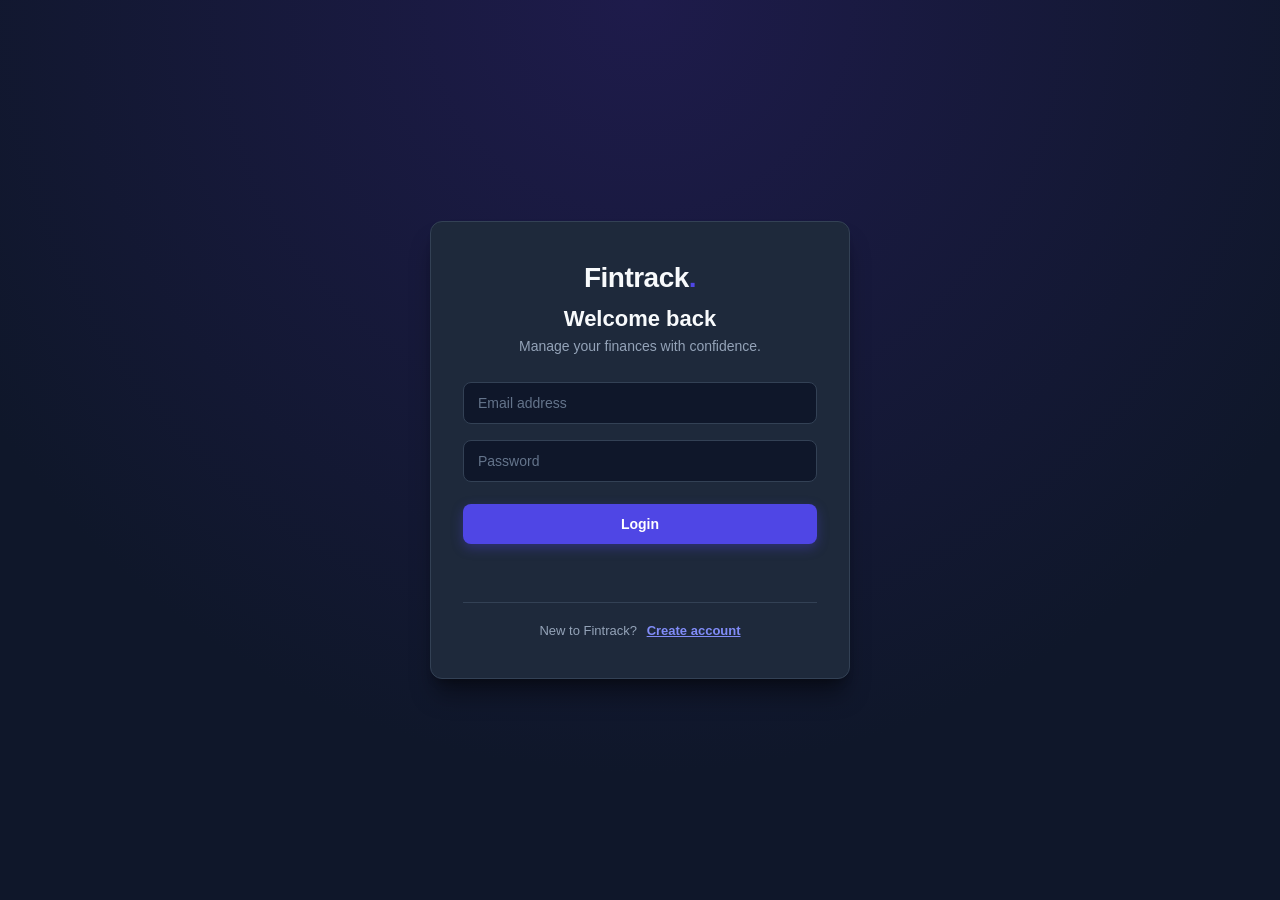
<file: frontend/login.html>
<!DOCTYPE html>
<html lang="en">
<head>
    <meta charset="UTF-8">
    <meta name="viewport" content="width=device-width, initial-scale=1.0">
    <title>Fintrack | Welcome</title>
    <style>
        :root {
            --primary: #4f46e5;
            --primary-hover: #4338ca;
            --background: #0f172a;
            --card-bg: #1e293b;
            --border: #334155;
            --text-main: #f8fafc;
            --text-muted: #94a3b8;
            --red: #f87171;
            --radius: 12px;
        }

        * {
            box-sizing: border-box;
            margin: 0;
            padding: 0;
        }

        body {
            min-height: 100vh;
            display: flex;
            align-items: center;
            justify-content: center;
            padding: 20px;
            font-family: -apple-system, BlinkMacSystemFont, "Segoe UI", Roboto, sans-serif;
            background: radial-gradient(circle at 50% 0%, #1e1b4b 0%, var(--background) 70%);
            color: var(--text-main);
            -webkit-font-smoothing: antialiased;
        }

        .auth-container {
            width: min(100%, 420px);
            background: var(--card-bg);
            border: 1px solid var(--border);
            border-radius: var(--radius);
            padding: 40px 32px;
            box-shadow: 0 20px 25px -5px rgba(0, 0, 0, 0.4), 0 8px 10px -6px rgba(0, 0, 0, 0.3);
        }

        .brand-header {
            text-align: center;
            margin-bottom: 28px;
        }

        .brand-logo {
            font-size: 28px;
            font-weight: 800;
            letter-spacing: -0.5px;
            margin-bottom: 12px;
        }

        .brand-logo span {
            color: var(--primary);
        }

        .brand-header h1 {
            font-size: 22px;
            font-weight: 700;
            margin-bottom: 6px;
        }

        .brand-header p {
            color: var(--text-muted);
            font-size: 14px;
        }

        form {
            display: flex;
            flex-direction: column;
            gap: 16px;
        }

        .input-group {
            display: flex;
            flex-direction: column;
            gap: 6px;
        }

        input {
            width: 100%;
            padding: 12px 14px;
            border-radius: 8px;
            font-size: 14px;
            border: 1px solid var(--border);
            background: #0f172a;
            color: #ffffff;
            transition: all 0.2s ease;
        }

        input:focus {
            outline: none;
            border-color: var(--primary);
            box-shadow: 0 0 0 3px rgba(79, 70, 229, 0.35);
        }

        input::placeholder {
            color: #64748b;
        }

        #submit-button {
            margin-top: 6px;
            width: 100%;
            padding: 12px;
            border: none;
            border-radius: 8px;
            background: var(--primary);
            color: #ffffff;
            font-size: 14px;
            font-weight: 600;
            cursor: pointer;
            box-shadow: 0 4px 12px rgba(79, 70, 229, 0.35);
            transition: all 0.2s ease;
        }

        #submit-button:hover {
            background: var(--primary-hover);
            transform: translateY(-1px);
        }

        #message {
            margin-top: 16px;
            font-size: 13px;
            text-align: center;
            color: var(--red);
            min-height: 18px;
            overflow-wrap: anywhere;
        }

        .switch {
            margin-top: 24px;
            padding-top: 20px;
            border-top: 1px solid var(--border);
            text-align: center;
            font-size: 13px;
            color: var(--text-muted);
        }

        .switch button {
            background: transparent;
            border: none;
            color: #818cf8;
            font-weight: 600;
            font-size: 13px;
            margin-left: 6px;
            cursor: pointer;
            text-decoration: underline;
        }

        .switch button:hover {
            color: #a5b4fc;
        }
    </style>
</head>
<body>
    <div class="auth-container">
        <div class="brand-header">
            <div class="brand-logo">Fintrack<span>.</span></div>
            <h1 id="heading">Welcome back</h1>
            <p>Manage your finances with confidence.</p>
        </div>

        <form id="auth-form">
            <input id="name" placeholder="Full name" autocomplete="name" style="display:none">
            <input id="email" type="email" placeholder="Email address" autocomplete="email" required>
            <input id="password" type="password" placeholder="Password" autocomplete="current-password" required>
            <button id="submit-button" type="submit">Login</button>
        </form>

        <p id="message" role="status"></p>

        <div class="switch">
            <span id="switch-text">New to Fintrack?</span>
            <button type="button" id="switch-button">Create account</button>
        </div>
    </div>

    <script>
        let registering = false;

        const form = document.getElementById("auth-form");
        const nameInput = document.getElementById("name");
        const emailInput = document.getElementById("email");
        const passwordInput = document.getElementById("password");
        const message = document.getElementById("message");

        document.getElementById("switch-button").onclick = () => {
            registering = !registering;
            nameInput.style.display = registering ? "block" : "none";
            nameInput.required = registering;
            passwordInput.autocomplete = registering ? "new-password" : "current-password";

            document.getElementById("heading").textContent =
                registering ? "Create account" : "Welcome back";
            document.getElementById("submit-button").textContent =
                registering ? "Register" : "Login";
            document.getElementById("switch-text").textContent =
                registering ? "Already registered?" : "New to Fintrack?";
            document.getElementById("switch-button").textContent =
                registering ? "Login instead" : "Create account";
            message.textContent = "";
        };

        form.onsubmit = async (event) => {
            event.preventDefault();
            message.textContent = "Please wait...";

            try {
                const response = await fetch(
                    registering ? "/api/register" : "/api/login",
                    {
                        method: "POST",
                        headers: { "Content-Type": "application/json" },
                        credentials: "same-origin",
                        body: JSON.stringify({
                            name: nameInput.value,
                            email: emailInput.value,
                            password: passwordInput.value
                        })
                    }
                );

                const result = await response.json();

                if (!response.ok) {
                    throw new Error(result.error || "Something went wrong.");
                }

                window.location.href = "/";
            } catch (error) {
                message.textContent = error.message;
            }
        };
    </script>
</body>
</html>
</file>
